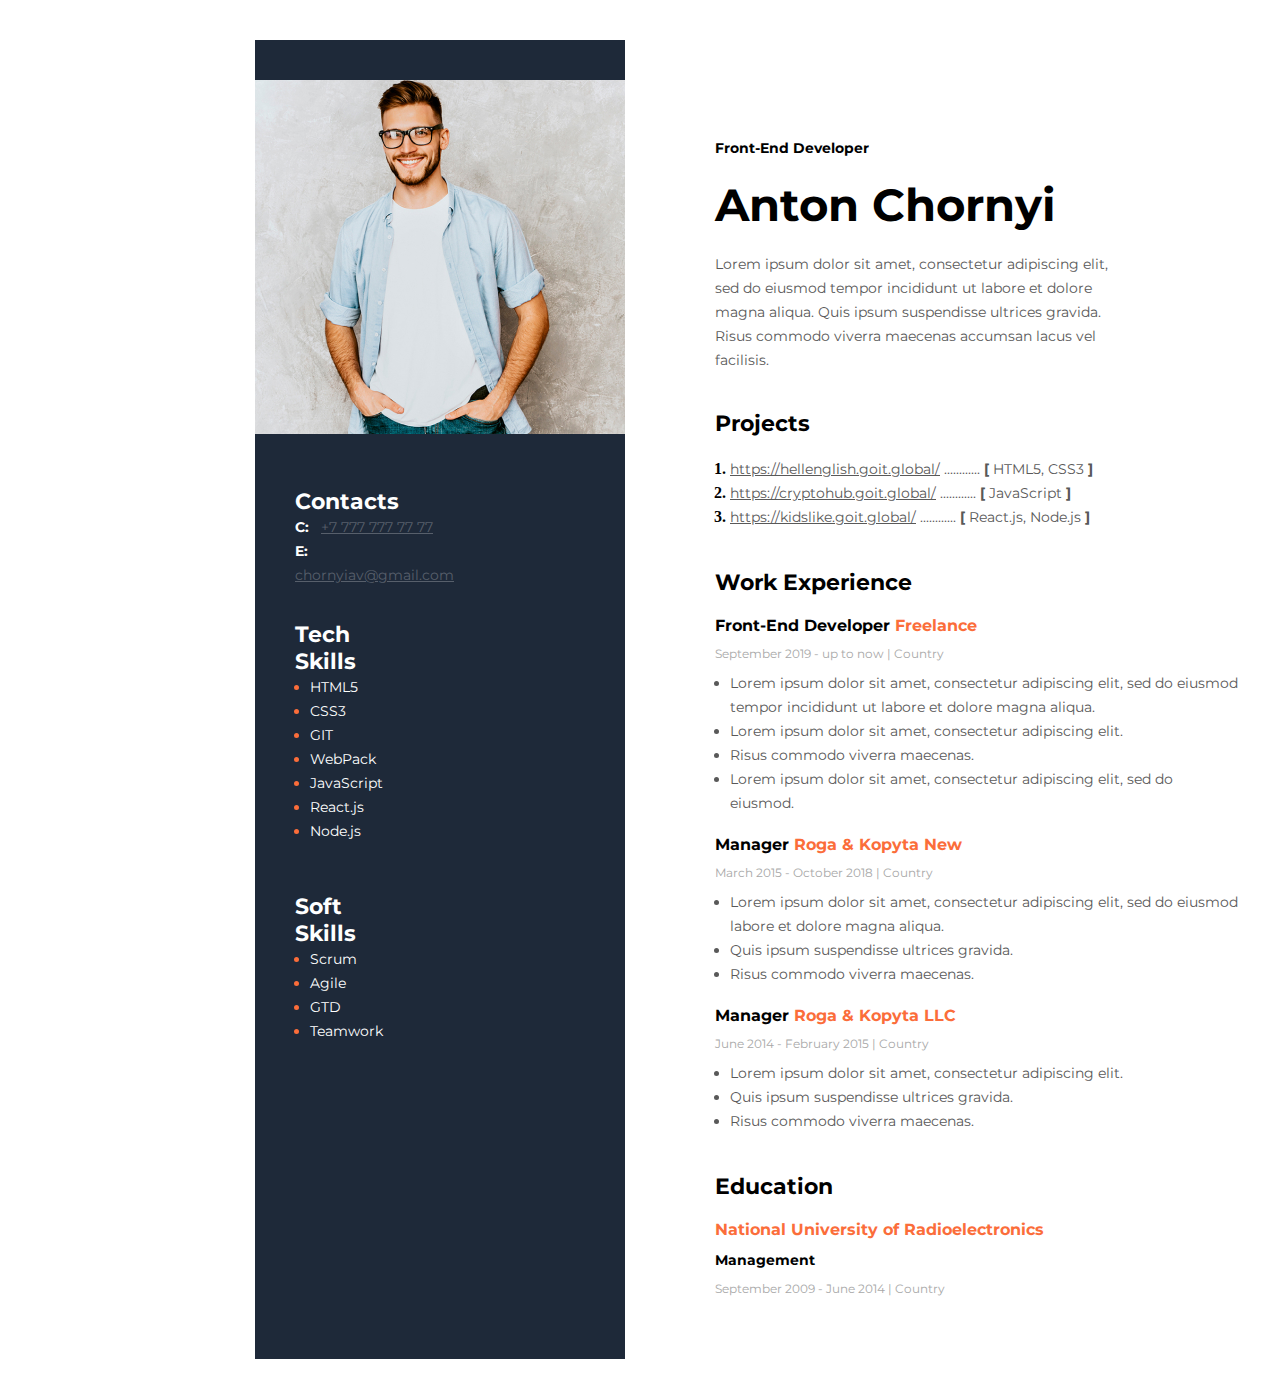
<file: index.html>
<!DOCTYPE html>
<html lang="en">
<head>
    <meta charset="UTF-8">
    <meta http-equiv="X-UA-Compatible" content="IE=edge">
    <meta name="viewport" content="width=device-width, initial-scale=1.0">
    <link rel="preconnect" href="https://fonts.gstatic.com">
    <link href="https://fonts.googleapis.com/css2?family=Montserrat:wght@400;700&display=swap" rel="stylesheet">    
    <link rel="stylesheet" href="css/style.css">
    <title>My resume</title>
</head>
<body>
    <!-- main container -->
    <div class="main-content">
        <div class="portfolio">
            <!-- about me section -->
            <div class="about-me-section line">
                <h2 class="about-me-section-position">Front-End Developer</h2>
                <h1 class="about-me-section-name">Anton Chornyi</h1>
                <p class="about-me-section-discribe">Lorem ipsum dolor sit amet, consectetur adipiscing elit, sed do eiusmod tempor incididunt ut labore et dolore magna aliqua. Quis ipsum suspendisse ultrices gravida. Risus commodo viverra maecenas accumsan lacus vel facilisis. </p>
            </div>
            <!-- my projects section -->
            <div class="my-project-section line">
                <h3 class="portfolio-title">Projects</h3>
                <ol class="my-project-section-list">
                    <li class="my-project-section-item">
                        <span class="my-project-text">
                            <a class="my-project-section-link" href="https://hellenglish.goit.global/">https://hellenglish.goit.global/</a>
                            ............
                            <span class="my-project-brackets">[</span> HTML5, CSS3 <span class="my-project-brackets">]</span>   
                        </span>
                    </li>
                    <li class="my-project-section-item">
                        <span class="my-project-text">
                            <a class="my-project-section-link" href="https://cryptohub.goit.global/">https://cryptohub.goit.global/</a>
                            ............
                            <span class="my-project-brackets">[</span> JavaScript <span class="my-project-brackets">]</span>   
                        </span>
                    </li>
                    <li class="my-project-section-item">
                        <span class="my-project-text">
                            <a class="my-project-section-link" href="https://kidslike.goit.global/">https://kidslike.goit.global/</a>
                            ............
                            <span class="my-project-brackets">[</span> React.js, Node.js <span class="my-project-brackets">]</span>   
                        </span>
                    </li>
                </ol>
            </div>
            <!-- work experience section -->
            <div class="work-experience-section line">
                <h3 class="portfolio-title">Work Experience</h3>
                <!-- Company 1 -->
                <div class="work-company">
                    <h4 class="work-experience-title">Front-End Developer <span class="word-color">Freelance</span></h4>
                    <p  class="work-experience-date">September 2019 - up to now   |   Country</p>
                    <ul class="work-experience-list">
                        <li class="work-experience-item">Lorem ipsum dolor sit amet, consectetur adipiscing elit, sed do eiusmod tempor incididunt ut labore et dolore magna aliqua. </li>
                        <li class="work-experience-item">Lorem ipsum dolor sit amet, consectetur adipiscing elit.</li>
                        <li class="work-experience-item">Risus commodo viverra maecenas. </li>
                        <li class="work-experience-item">Lorem ipsum dolor sit amet, consectetur adipiscing elit, sed do eiusmod.</li>
                    </ul>
                </div>
                <!-- Company 2 -->
                <div class="work-company">
                    <h4 class="work-experience-title">Manager <span class="word-color">Roga & Kopyta New</span> </h4>
                    <p class="work-experience-date">March 2015 - October 2018   |   Country</p>
                    <ul class="work-experience-list">
                        <li class="work-experience-item">Lorem ipsum dolor sit amet, consectetur adipiscing elit, sed do eiusmod labore et dolore magna aliqua. </li>
                        <li class="work-experience-item">Quis ipsum suspendisse ultrices gravida.</li>
                        <li class="work-experience-item">Risus commodo viverra maecenas.</li>
                    </ul>
                </div>
                <!-- Company 3 -->
                <div class="work-company-third">
                    <h4 class="work-experience-title">Manager <span class="word-color">Roga & Kopyta LLC</span> </h4>
                    <p  class="work-experience-date">June 2014 - February 2015   |   Country</p>
                    <ul class="work-experience-list">
                        <li class="work-experience-item">Lorem ipsum dolor sit amet, consectetur adipiscing elit. </li>
                        <li class="work-experience-item">Quis ipsum suspendisse ultrices gravida.</li>
                        <li class="work-experience-item">Risus commodo viverra maecenas. </li>
                    </ul>
                </div>
            </div>
            <!-- my education section -->
            <div>
                <h3 class="portfolio-title">Education</h3>
                <h4 class="my-education-university">National University of Radioelectronics</h4>
                <h5 class="my-education-faculty">Management</h5>
                <p class="work-experience-date">September 2009 - June 2014   |   Country</p>
            </div>
        </div>
        <!-- Sidebar section -->
        <aside class="sidebar">
            <img src="img/photo.jpg" alt="My photo">
            <!-- Contacts section -->
            <div class="contacts-section">
                <h3 class="sidebar-title">Contacts</h3>
                <div>
                    <div>
                        <span class="contacts-section-type">C:</span>
                        <a class="contacts-section-link" href="tel:+77777777777">+7 777 777 77 77</a>
                    </div>
                    <div>
                        <span class="contacts-section-type">E:</span>
                        <a class="contacts-section-link" href="mailto:chornyiav@gmail.com">chornyiav@gmail.com</a>
                    </div>
                </div>
            </div>
            <!-- Tech section -->
            <div class="tech-section">
                <h3 class="sidebar-title">Tech Skills</h3>
                <ul class="tech-section-list">
                    <li class="tech-section-item"><span class="tech-section-text">HTML5</span></li>
                    <li class="tech-section-item"><span class="tech-section-text">CSS3</span></li>
                    <li class="tech-section-item"><span class="tech-section-text">GIT</span></li>
                    <li class="tech-section-item"><span class="tech-section-text">WebPack</span></li>
                    <li class="tech-section-item"><span class="tech-section-text">JavaScript</span></li>
                    <li class="tech-section-item"><span class="tech-section-text">React.js</span></li>
                    <li class="tech-section-item"><span class="tech-section-text">Node.js</span></li>
                </ul>
            </div>
            <!-- Soft skills section -->
            <div class="soft-skills-section">
                <h3 class="sidebar-title">Soft Skills</h3>
                <ul class="soft-skills-list">
                    <li class="soft-skills-item"><span class="soft-skills-text">Scrum</span></li>
                    <li class="soft-skills-item"><span class="soft-skills-text">Agile</span></li>
                    <li class="soft-skills-item"><span class="soft-skills-text">GTD</span></li>
                    <li class="soft-skills-item"><span class="soft-skills-text">Teamwork</span></li>
                </ul>
            </div>
        </aside>
    </div>
    </body>
    </html>
</file>
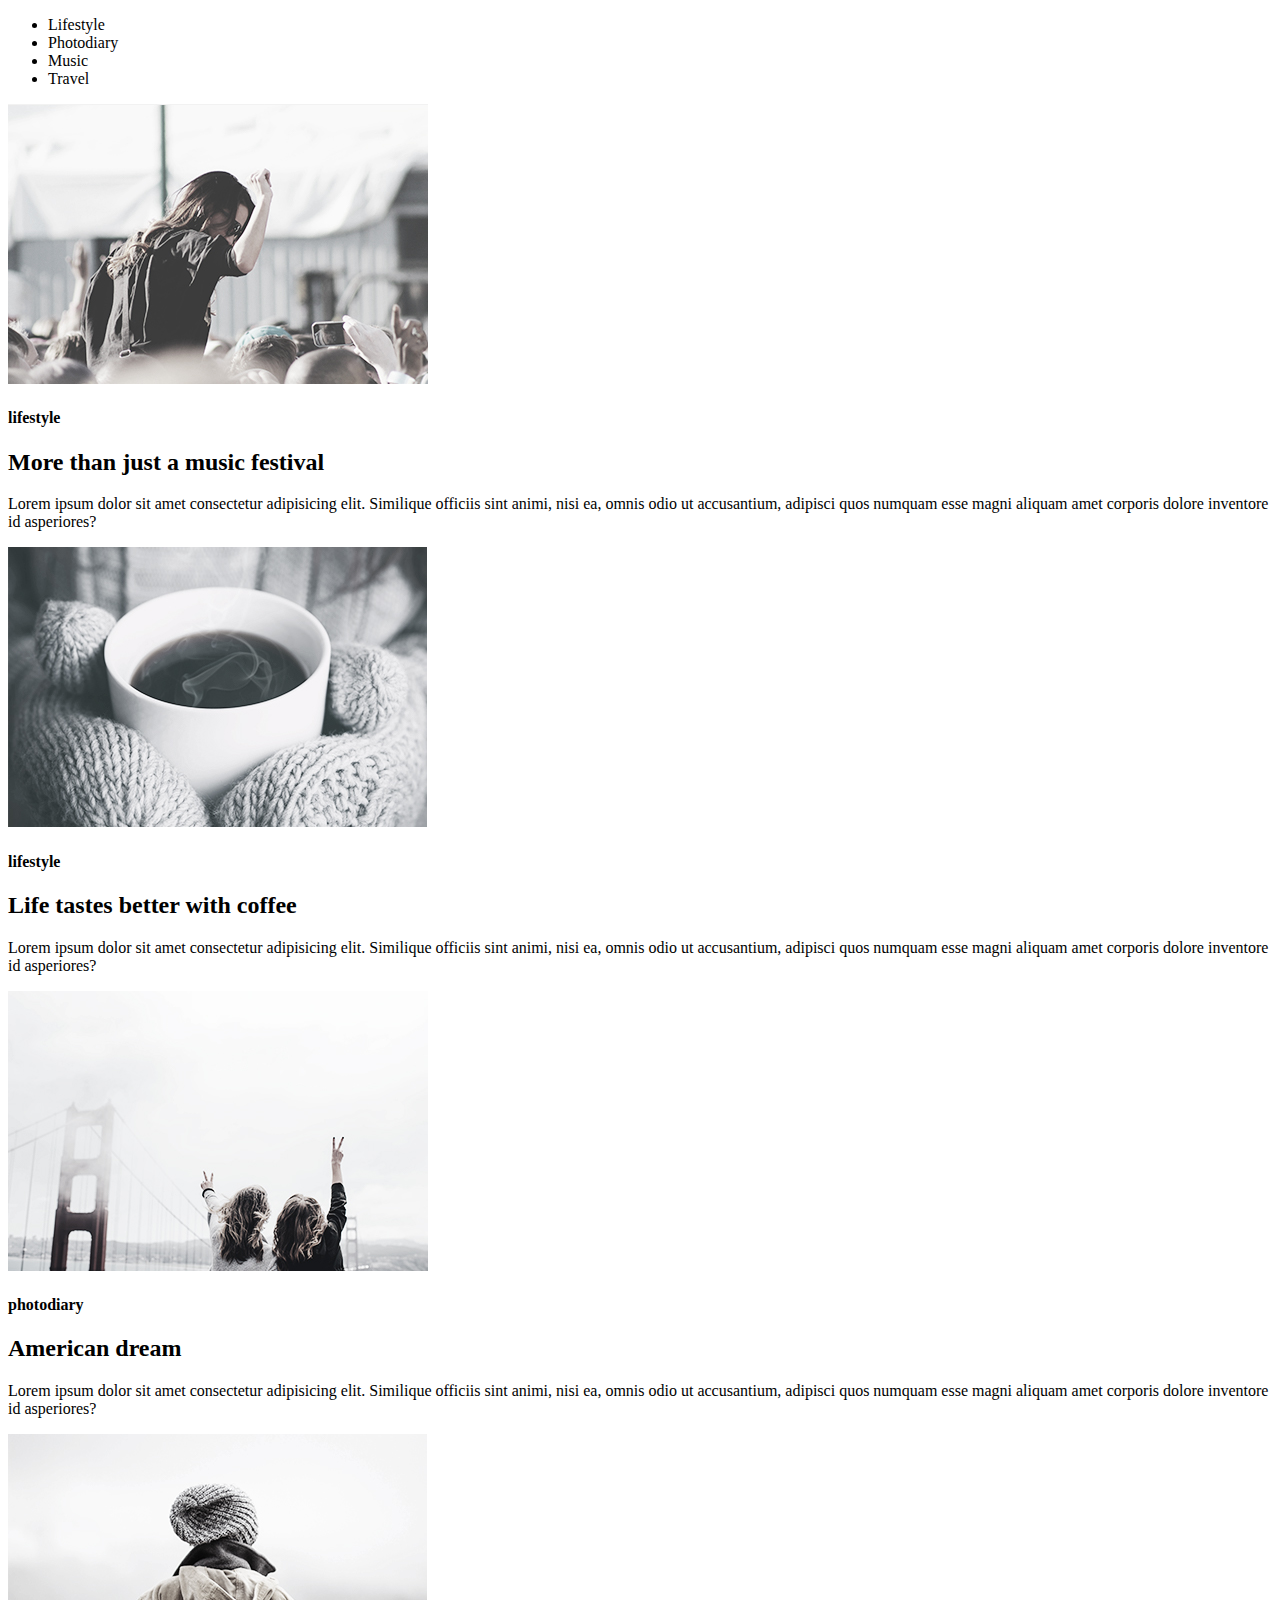
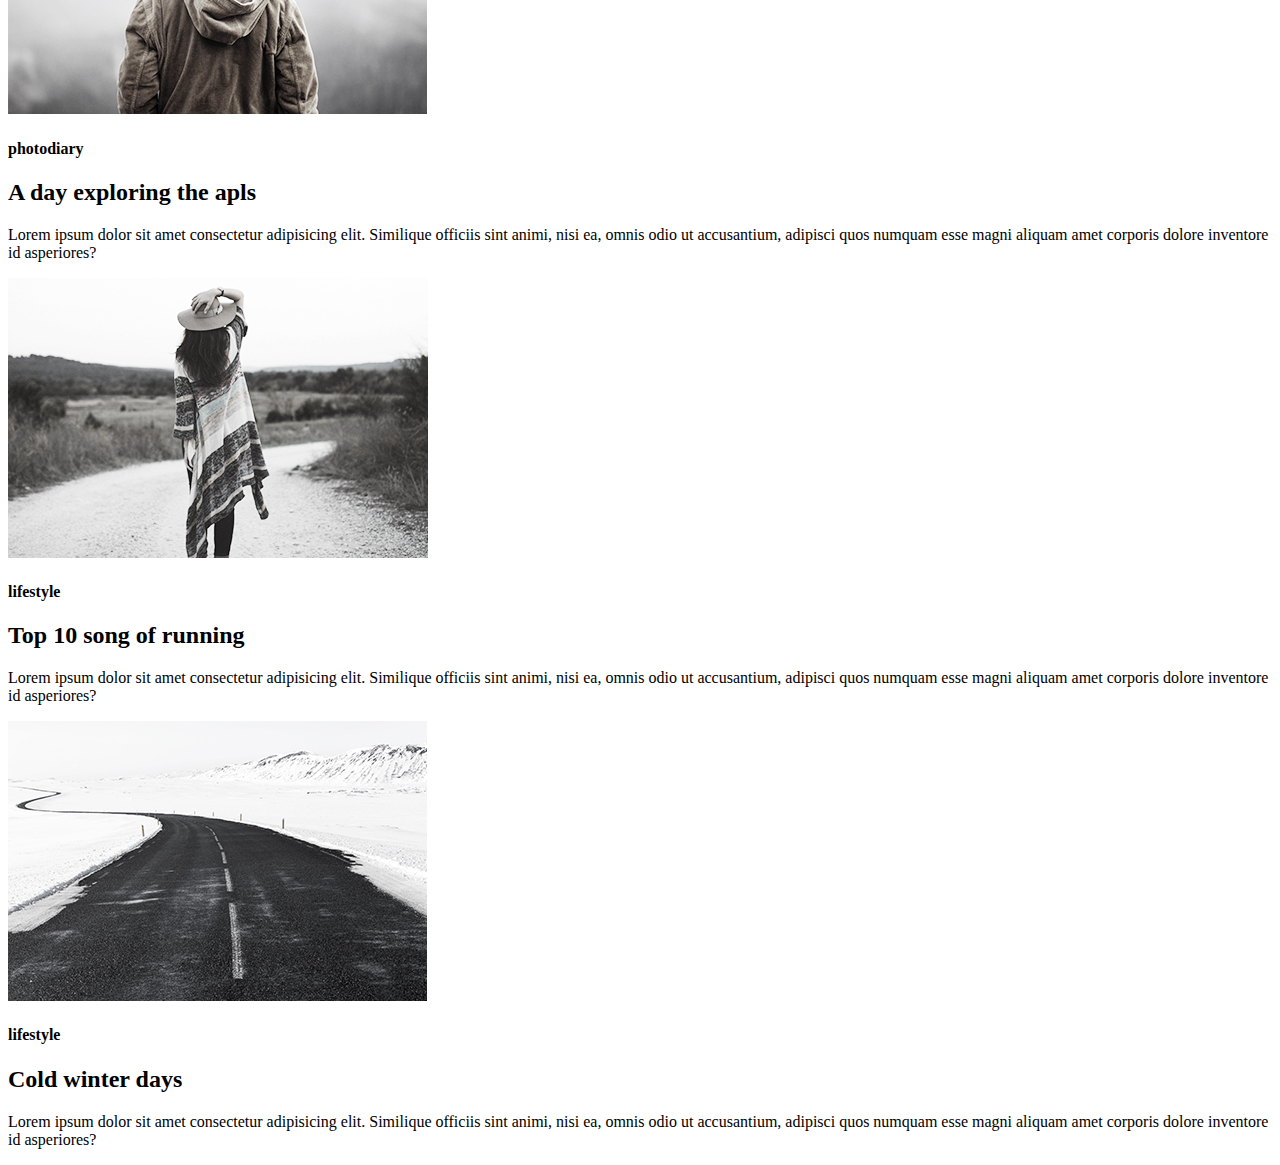
<file: homework03.html>
<!DOCTYPE html>
<html lang="zxx">
<head>
    <meta charset="UTF-8">
    <meta http-equiv="X-UA-Compatible" content="IE=edge">
    <meta name="viewport" content="width=device-width, initial-scale=1.0">
    <title>homework03</title>
    <link href="https://fonts.googleapis.com/css2?family=Playfair+Display&display=swap" rel="stylesheet">
    <link href="css/styles.css" rel="stylesheet">
</head>
<body class="body">
    <div class="main">
        <ul class="check">
            <li class="list">Lifestyle</li>
            <li>Photodiary</li>
            <li>Music</li>
            <li>Travel</li>
        </ul>
        <div class="content">
            <div class="page">
                <img src="img/image.jpg" alt="lifestyle">
                <h4>lifestyle</h4>
                <h2>More than just a music festival</h2>
                <p>
                    Lorem ipsum dolor sit amet consectetur adipisicing elit. Similique officiis sint animi, nisi ea, omnis odio ut accusantium, adipisci quos numquam esse magni aliquam amet corporis dolore inventore id asperiores?
                </p>
            </div> 
            <div class="page">
                <img src="img/image4.jpg" alt="lifestyle">
                <h4>lifestyle</h4>
                <h2>Life tastes better with coffee</h2>
                <p>
                  Lorem ipsum dolor sit amet consectetur adipisicing elit. Similique officiis sint animi, nisi ea, omnis odio ut accusantium, adipisci quos numquam esse magni aliquam amet corporis dolore inventore id asperiores?
                </p>
            </div>
            <div class="page">
                <img src="img/image23.jpg" alt="photodiary">
                <h4>photodiary</h4>
                <h2>American dream</h2>
                <p>
                Lorem ipsum dolor sit amet consectetur adipisicing elit. Similique officiis sint animi, nisi ea, omnis odio ut accusantium, adipisci quos numquam esse magni aliquam amet corporis dolore inventore id asperiores?
                </p>
            </div>
            <div class="page">
                <img src="img/image8.jpg" alt="photodiary">
                <h4>photodiary</h4>
                <h2>A day exploring the apls</h2>
                <p>
                    Lorem ipsum dolor sit amet consectetur adipisicing elit. Similique officiis sint animi, nisi ea, omnis odio ut accusantium, adipisci quos numquam esse magni aliquam amet corporis dolore inventore id asperiores?
                </p>
            </div>
            <div class="page">
                <img src="img/image9.jpg" alt="lifestyle">
                <h4>lifestyle</h4>
                <h2>Top 10 song of running</h2>
                <p>
                    Lorem ipsum dolor sit amet consectetur adipisicing elit. Similique officiis sint animi, nisi ea, omnis odio ut accusantium, adipisci quos numquam esse magni aliquam amet corporis dolore inventore id asperiores?
                </p>
            </div>
            <div class="page">
                <img src="img/image0.jpg" alt="lifestyle">
                <h4>lifestyle</h4>
                <h2>Cold winter days</h2>
                <p>
                    Lorem ipsum dolor sit amet consectetur adipisicing elit. Similique officiis sint animi, nisi ea, omnis odio ut accusantium, adipisci quos numquam esse magni aliquam amet corporis dolore inventore id asperiores?
                </p>
            </div>
        </div> 
    </div>
</body>
</html>
</file>
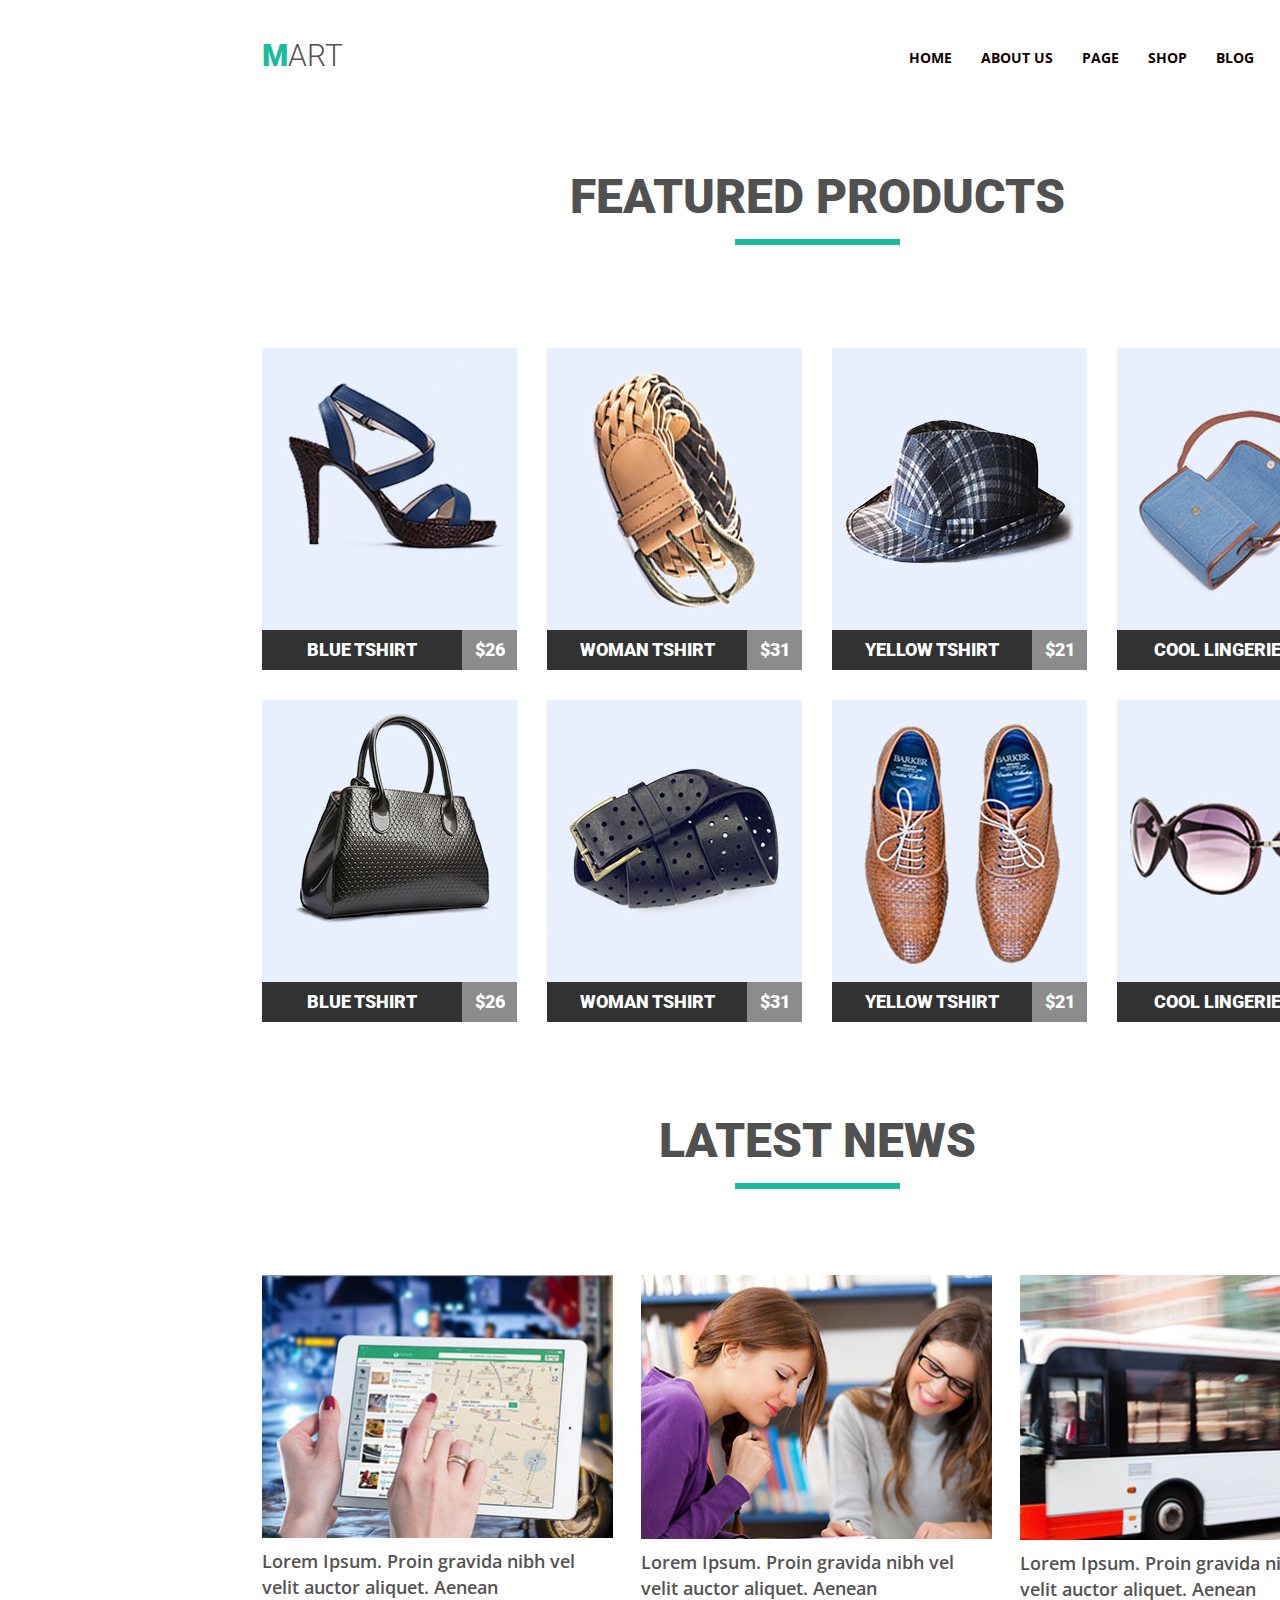
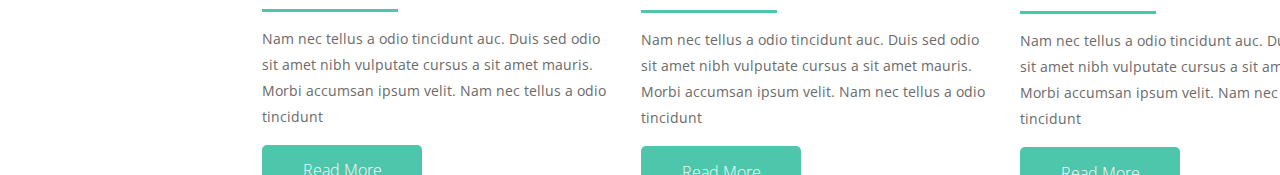
<file: homework04.html>
<!DOCTYPE html>
<html lang="en">
<head>
    <meta charset="UTF-8">
    <meta http-equiv="X-UA-Compatible" content="IE=edge">
    <meta name="viewport" content="width=device-width, initial-scale=1.0">
    <title>Homework04</title>
    <link rel="preconnect" href="https://fonts.gstatic.com">
    <link href="https://fonts.googleapis.com/css2?family=Open+Sans:wght@400;600;700&family=Roboto:wght@300;900&display=swap" rel="stylesheet">
    <link rel="stylesheet" href="css/reset.css">
    <link rel="stylesheet" href="css/style04.css">
</head>
<body>
    <div class="wrapper">
        <div class="header clearfix">
            <div class="logo">
                <a class="logo-link" href="#">mart</a>
            </div>
            <nav class="menu">
                    <a class="menu-link" href="#">home</a>
                    <a class="menu-link" href="#">about us</a>
                    <a class="menu-link" href="#">page</a>
                    <a class="menu-link" href="#">shop</a>
                    <a class="menu-link" href="#">blog</a>
                    <a class="menu-link" href="#">contact us</a>
            </nav>
        </div>
        <div class="headline">
            <h2>featured products</h2>
        </div>
        <div class="gallery clearfix">
            <ul class="list">
                <li class="product"><img class="img" src="img/product1.jpg" alt="tshirt">
                    <div class="name-whear">
                        <p>blue tshirt</p>
                    </div>
                    <div class="price">
                        <p>26</p>
                    </div></li>
                <li class="product"> <img class="img" src="img/product2.jpg" alt="tshirt">
                    <div class="name-whear">
                        <p>woman tshirt</p>
                    </div>
                    <div class="price">
                        <p>31</p>
                    </div></li>
                <li class="product"> <img class="img" src="img/product3.jpg" alt="tshirt">
                    <div class="name-whear">
                        <p>yellow tshirt</p>
                    </div>
                    <div class="price">
                        <p>21</p>
                    </div></li>
                <li class="product"> <img class="img" src="img/product4.jpg" alt="lingerie">
                    <div class="name-whear">
                        <p>cool lingerie</p>
                    </div>
                    <div class="price">
                        <p>56</p>
                    </div></li>
                <li class="product"> <img class="img" src="img/product5.jpg" alt="tshirt">
                    <div class="name-whear">
                        <p>blue tshirt</p>
                    </div>
                    <div class="price">
                        <p>26</p>
                    </div></li>
                <li class="product"><img class="img" src="img/product6.jpg" alt="tshirt">
                    <div class="name-whear">
                        <p>woman tshirt</p>
                    </div>
                    <div class="price">
                        <p>31</p>
                    </div></li>
                <li class="product"><img class="img" src="img/product7.jpg" alt="tshirt">
                    <div class="name-whear">
                        <p>yellow tshirt</p>
                    </div>
                    <div class="price">
                        <p>21</p>
                    </div></li>
                <li class="product"> <img class="img" src="img/product8.jpg" alt="lingerie">
                    <div class="name-whear">
                        <p>cool lingerie</p>
                    </div>
                    <div class="price">
                        <p>56</p>
                    </div></li>
            </ul>
        </div>
        <div class="news">
            <h2>
                latest news
            </h2>
        </div>
        <div class="blog">
            <div class="blog-inner">
                <img class="pic" src="img/blog1.jpg" alt="blog">
                <h3>Lorem Ipsum. Proin gravida nibh vel velit auctor aliquet. Aenean </h3>
                <p>Nam nec tellus a odio tincidunt auc. Duis sed odio sit amet nibh vulputate cursus a sit amet mauris. Morbi accumsan ipsum velit. Nam nec tellus a odio tincidunt </p>
                <button class="button">Read More</button>
            </div>
            <div class="blog-inner">
                <img class="pic" src="img/blog2.jpg" alt="blog">
                <h3>Lorem Ipsum. Proin gravida nibh vel velit auctor aliquet. Aenean </h3>
                <p>Nam nec tellus a odio tincidunt auc. Duis sed odio sit amet nibh vulputate cursus a sit amet mauris. Morbi accumsan ipsum velit. Nam nec tellus a odio tincidunt </p>
                <button class="button">Read More</button>
            </div>
            <div class="blog-inner">
                <img class="pic" src="img/blog3.jpg" alt="blog">
                <h3>Lorem Ipsum. Proin gravida nibh vel velit auctor aliquet. Aenean </h3>
                <p>Nam nec tellus a odio tincidunt auc. Duis sed odio sit amet nibh vulputate cursus a sit amet mauris. Morbi accumsan ipsum velit. Nam nec tellus a odio tincidunt </p>
                <button class="button">Read More</button>
            </div>
        </div>
    </div>
</body>
</html>
</file>
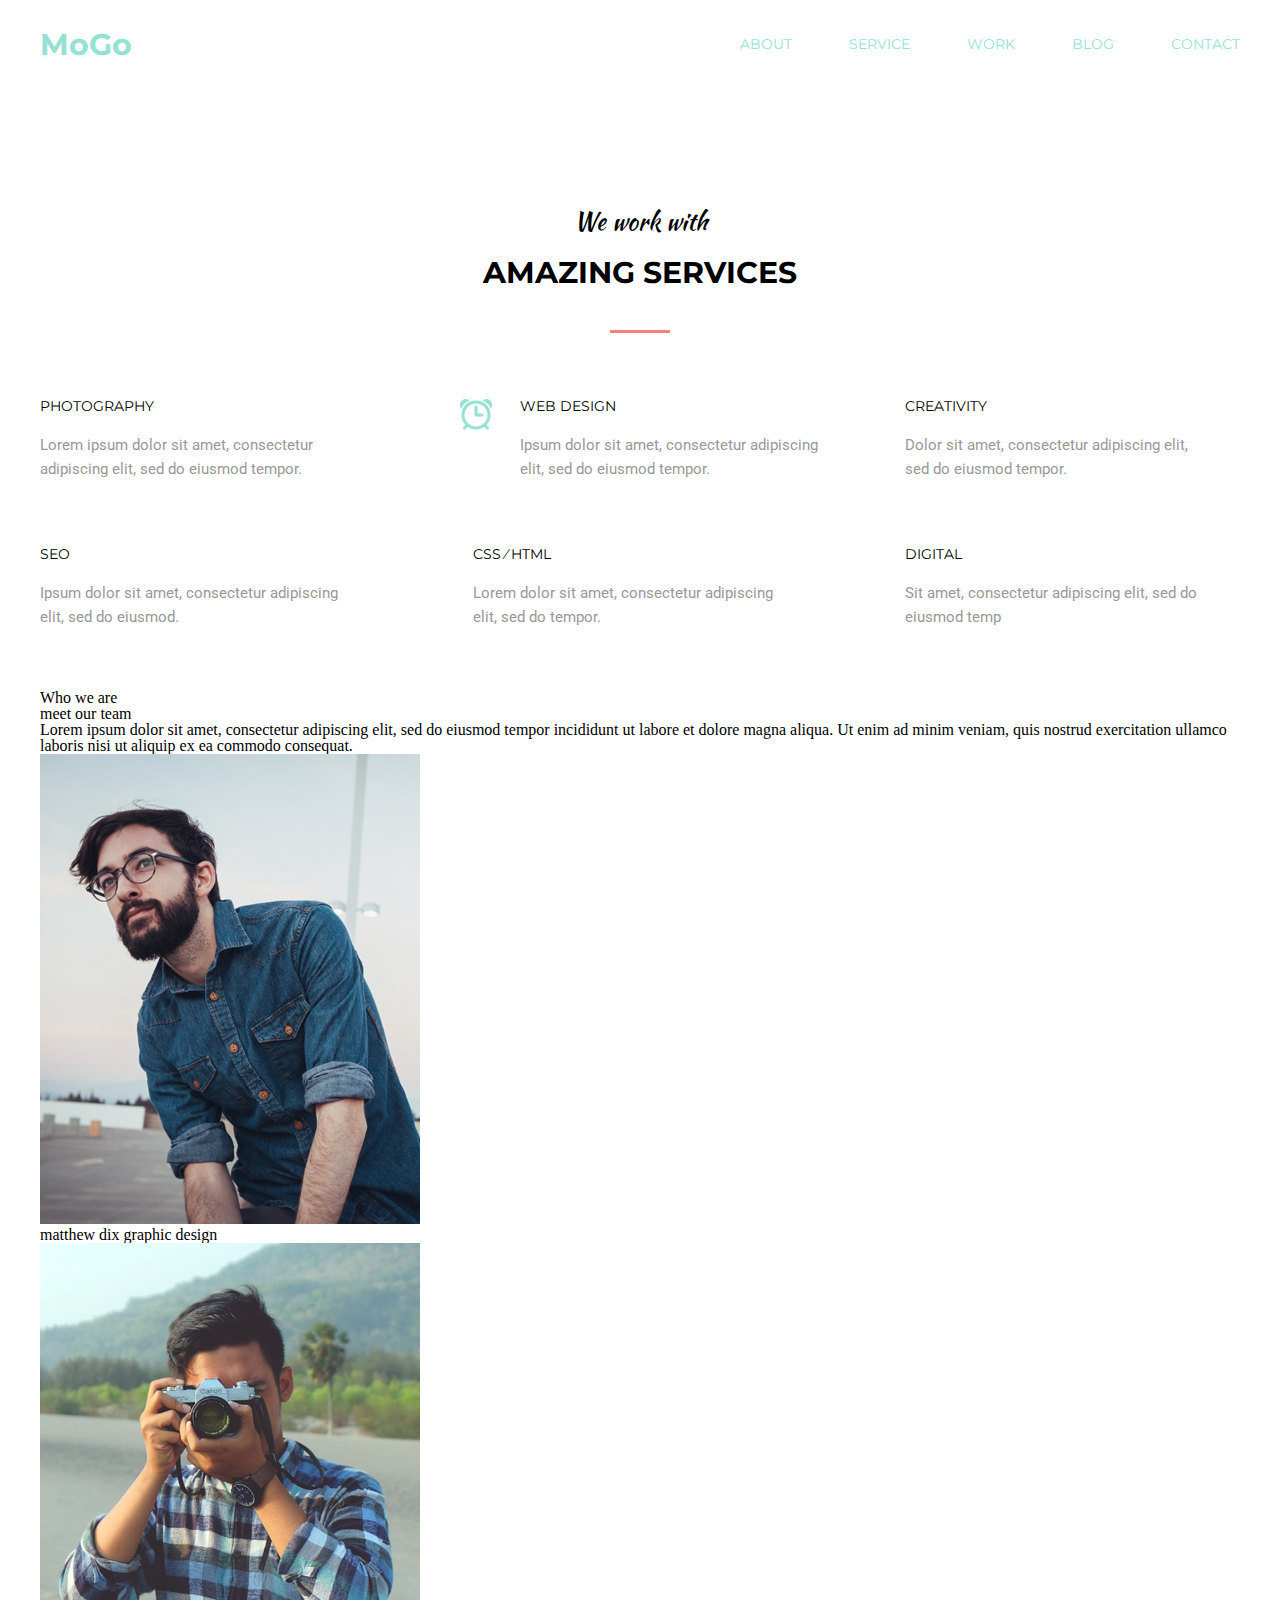
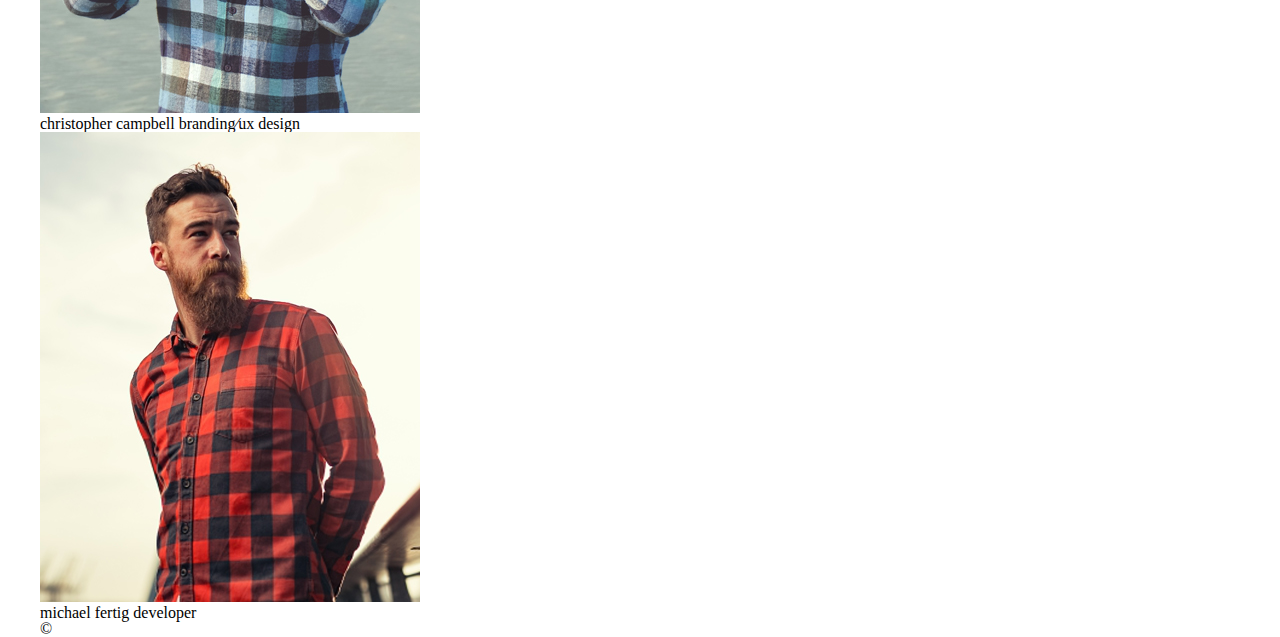
<file: homework06.html>
<!DOCTYPE html>
<html lang="en">
<head>
    <meta charset="UTF-8">
    <meta http-equiv="X-UA-Compatible" content="IE=edge">
    <meta name="viewport" content="width=device-width, initial-scale=1.0">
    <link rel="stylesheet" href="css/reset.css">
    <link rel="stylesheet" href="css/style06.css">
    <link rel="stylesheet" href="css/vars.css">
    <link rel="preconnect" href="https://fonts.gstatic.com">
    <link href="https://fonts.googleapis.com/css2?family=Kaushan+Script&family=Montserrat:wght@400;700&family=Roboto:ital,wght@1,300&display=swap" rel="stylesheet">
    <title>homework06</title>
</head>
<body>
    <div class="wrapper">
        <header class="navigation">
            <div class="logo"><a href="#" class="logo-link">mo<span class="word">g</span>o</a></div>
            <nav class="menu">
                <ul class="menu-list">
                    <li class="list-item"><a href="#" class="menu-link">about</a></li>
                    <li class="list-item"><a href="#" class="menu-link">service</a></li>
                    <li class="list-item"><a href="#" class="menu-link">work</a></li>
                    <li class="list-item"><a href="#" class="menu-link">blog</a></li>
                    <li class="list-item"><a href="#" class="menu-link">contact</a></li>
                </ul>
            </nav>
        </header>
        <main class="wrap">
            <article class="services">
                <header class="services-header">
                    <span class="services-capture"><span class="capture-word">w</span>e work with</span>
                    <h2 class="services-tittle">amazing services</h2>
                </header>
                <div class="container">
                    <section class="service">
                        <div class="box">
                            <h4 class="service-name photography">photography</h4>
                            <p class="service-text">Lorem ipsum dolor sit amet, consectetur adipiscing elit, sed do eiusmod tempor.</p>
                        </div>
                    </section>
                    <section class="service">
                        <div class="section-icon">
                            <img src="/img/ALARM.png" alt="ALARM">
                        </div>
                        <div class="box">
                            <h4 class="service-name">web design</h4>
                            <p class="service-text">Ipsum dolor sit amet, consectetur adipiscing elit, sed do eiusmod tempor.</p>
                        </div>
                    </section>
                    <section class="service">
                        <div class="box">
                            <h4 class="service-name">creativity</h4>
                            <p class="service-text">Dolor sit amet, consectetur adipiscing elit, sed do eiusmod tempor.</p>
                        </div>
                    </section>
                    <section class="service">
                    <div class="box">
                        <h4 class="service-name">seo</h4>
                        <p class="service-text">Ipsum dolor sit amet, consectetur adipiscing elit, sed do eiusmod.</p>
                    </div>
                </section>
                <section class="service">
                    <div class="box">
                        <h4 class="service-name">css &#8260; html</h4>
                        <p class="service-text">Lorem dolor sit amet, consectetur adipiscing elit, sed do tempor.</p>
                    </div>
                </section>
                <section class="service">
                    <div class="box">
                        <h4 class="service-name">digital</h4>
                        <p class="service-text">Sit amet, consectetur adipiscing elit, sed do eiusmod temp</p>
                </div>
                </section>
                </div>
            </article>
            <article class="team">
                <header class="team-header">
                    <span class="team-capture"><span class="capture-word">w</span>ho we are</span>
                    <h2 class="team-tittle">meet our team</h2>
                    <p class="team-text">Lorem ipsum dolor sit amet, consectetur adipiscing elit, sed do eiusmod tempor incididunt ut labore et dolore magna aliqua. Ut enim ad minim veniam, quis nostrud exercitation ullamco laboris nisi ut aliquip ex ea commodo consequat. </p>
                </header>
                <div class="team-gallery">
                    <ul class="gallery-list">
                        <li class="gallery-item">
                            <div class="team-card">
                                <div class="team-card-images">
                                    <img src="img/team-1.jpg" alt="team member" class="team-card-image"></div>
                                <span class="team-card-name">matthew dix</span>
                                <span class="team-card-pos">graphic design</span>
                                <div class="team-card-icons">
                                    <a class="team-card-icon"></a>
                                    <a class="team-card-icon"></a>
                                    <a class="team-card-icon"></a>
                                </div>
                            </div>
                        </li>
                        <li class="gallery-item">
                            <div class="team-card">
                                <div class="team-card-images">
                                    <img src="img/team-2.jpg" alt="team member" class="team-card-image"></div>
                                <span class="team-card-name">christopher campbell</span>
                                <span class="team-card-pos">branding&#8260;ux design</span>
                                <div class="team-card-icons">
                                    <a class="team-card-icon"></a>
                                    <a class="team-card-icon"></a>
                                    <a class="team-card-icon"></a>
                                </div>
                            </div>
                        </li>
                        <li class="gallery-item">
                            <div class="team-card">
                                <div class="team-card-images">
                                    <img src="img/team-3.jpg" alt="team member" class="team-card-image"></div>
                                <span class="team-card-name">michael fertig</span>
                                <span class="team-card-pos">developer</span>
                                <div class="team-card-icons">
                                    <a class="team-card-icon"></a>
                                    <a class="team-card-icon"></a>
                                    <a class="team-card-icon"></a>
                                </div>
                            </div>
                        </li>
                    </ul>
                </div>
            </article>
        </main>
        <footer class="end-page">
            <p class="copyright">&#169; </p>
        </footer>
    </div>

</body>
</html>
</file>
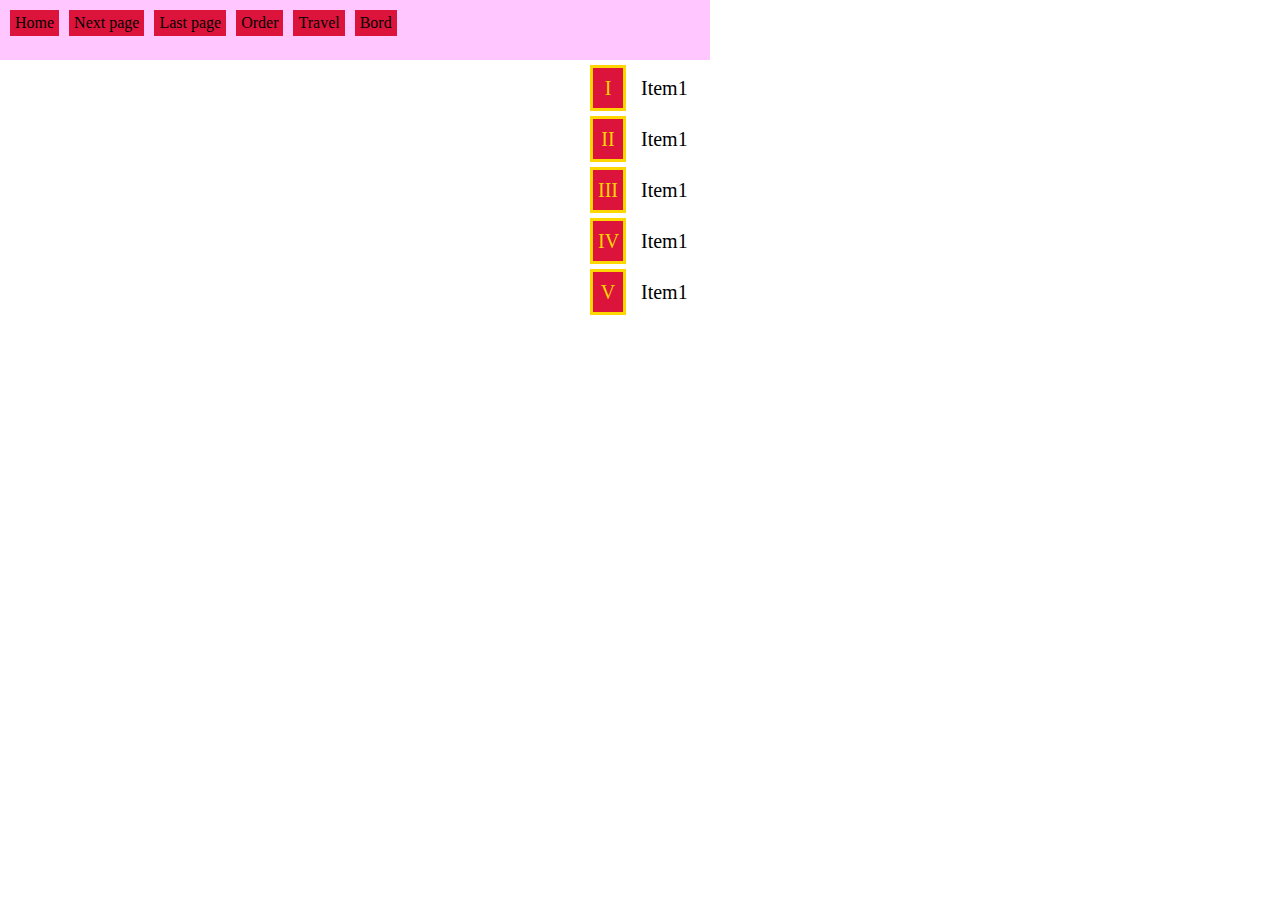
<file: index2.html>
<!DOCTYPE html>
<html lang="en">
<head>
    <meta charset="UTF-8">
    <meta http-equiv="X-UA-Compatible" content="IE=edge">
    <meta name="viewport" content="width=device-width, initial-scale=1.0">
    <link rel="stylesheet" href="css/reset.css">
    <link rel="stylesheet" href="css/style2.css">
    <title>Document</title>
</head>
<body>
    <div class="wrapper">
        <ul class="list clearfix">
            <li class="items">Home</li>
            <li class="items">Next page</li>
            <li class="items">Last page</li>
            <li class="items">Order</li>
            <li class="items">Travel</li>
            <li class="items">Bord</li>
        </ul>
        <ul class="item">
            <li>Item1</li>
            <li>Item1</li>
            <li>Item1</li>
            <li>Item1</li>
            <li>Item1</li>
        </ul>
    </div>
</body>
</html>
</file>
<file: css/style.css>
* {
    box-sizing: border-box;
    padding: 0;
    margin: 0;
}
/* All main content style */
.main-content {
    width: 1200px;
    height: 1319px;
    display: flex;
    flex-direction: row-reverse;
    margin: 40px;
}
/* All sidebar style */
.sidebar {
    width: 370px;
    background-color: #1E2939;
    padding-top: 40px;
}
/* Section blocks style */
.contacts-section,
.tech-section,
.soft-skills-section {
    margin: 50px 0 0 40px;
}
/* Style contacts section */
.contacts-section {
    width: 183px;
    height: 83px;   
}
.sidebar-title {
    font-family: Montserrat;
    font-style: normal;
    font-weight: bold;
    font-size: 22px;
    line-height: 27px;
    color: #fff
}
.contacts-section-type {
    font-family: Montserrat;
    font-style: normal;
    font-weight: bold;
    font-size: 14px;
    line-height: 24px;
    color: #fff;
    margin-right: 8px;
}
.contacts-section-link {
    font-family: Montserrat;
    font-style: normal;
    font-weight: normal;
    font-size: 14px;
    line-height: 24px;
    color: #575F6B;
}
/* Tech section style */
.tech-section {
    width: 121px;
}
.tech-section-list {
    margin-left: 15px;
}
.tech-section-item {
    color: #FB6D3A;
}
.tech-section-text {
    font-family: Montserrat;
    font-style: normal;
    font-weight: normal;
    font-size: 14px;
    line-height: 24px;
    color: #fff;
}
/* Soft skills section style */
.soft-skills-section {
    width: 113px;
}
.soft-skills-list {
    margin-left: 15px;
}
.soft-skills-item {
    color: #FB6D3A;
}
.soft-skills-text {
    font-family: Montserrat;
    font-style: normal;
    font-weight: normal;
    font-size: 14px;
    line-height: 24px;
    color: #fff;
}
.portfolio {
    margin: 100px 0 100px 90px;
}
.line {
    margin-bottom: 40px;
}
/* About me section style */
.about-me-section {
    width: 400px;
    height: 230px;
}
.about-me-section-position {
    font-family: Montserrat;
    font-style: normal;
    font-weight: bold;
    font-size: 14px;
    line-height: 17px;
    color: #000000;
    margin-bottom: 20px;
}
.about-me-section-name {
    font-family: Montserrat;
    font-style: normal;
    font-weight: bold;
    font-size: 45px;
    line-height: 55px;
    color: #000000;
    margin-bottom: 20px;
}
.about-me-section-discribe {
    font-family: Montserrat;
    font-style: normal;
    font-weight: normal;
    font-size: 14px;
    line-height: 24px;
    color: #595959;
    margin-bottom: 20px;
}
.portfolio-title {
    font-family: Montserrat;
    font-style: normal;
    font-weight: bold;
    font-size: 22px;
    line-height: 27px;
    margin-bottom: 20px;
}

/* My Projecct section */

.my-project-section-list {
    margin-left: 15px;
    margin-top: 10px;
}
.my-project-section-item {
    font-weight: bold;
    color: black;
}
.my-project-text {
    font-family: Montserrat;
    font-style: normal;
    font-weight: normal;
    font-size: 14px;
    line-height: 24px;
    color: #595959;
}
.my-project-section-link {
    font-family: Montserrat;
    font-style: normal;
    font-weight: normal;
    font-size: 14px;
    line-height: 24px;
    color: #595959;
}
.my-project-brackets {
    font-weight: bold;
}

/* Work experience section */

.work-experience-title {
    font-family: Montserrat;
    font-style: normal;
    font-weight: bold;
    font-size: 16px;
    line-height: 20px; 
    color: #000000;
    margin-bottom: 10px;
}
.word-color {
    color: #FB6D3A;
}
.work-experience-date {
    font-family: Montserrat;
    font-style: normal;
    font-weight: normal;
    font-size: 12px;
    line-height: 15px;
    color: #A8A8A8;
    margin-bottom: 10px;
}
.work-experience-list {
    margin-left: 15px;
    margin-bottom: 10px;
}
.work-experience-item {
    font-family: Montserrat;
    font-style: normal;
    font-weight: normal;
    font-size: 14px;
    line-height: 24px;
    color: #595959;
}
.work-company {
    width: 525px;
    margin-bottom: 20px;
}
.work-company-third {
    width: 525px;
    margin-bottom: 40px;
}

/* My education */

.my-education-university {
    font-family: Montserrat;
    font-style: normal;
    font-weight: bold;
    font-size: 16px;
    line-height: 20px;
    color: #FB6D3A;
    margin-bottom: 12px;
}
.my-education-faculty {
    font-family: Montserrat;
    font-style: normal;
    font-weight: bold;
    font-size: 14px;
    line-height: 17px;
    color: #000000;
    margin-bottom: 12px;
}
</file>
<file: css/styles.css>
/* {
    box-sizing: border-box;
    padding: 0;
    margin: 0;
}
.body {
    margin-top: 20px;
}
.main {
    margin: auto;
    max-width: none;
    font-family: "Playfair Display";
}
.check {
    font-size: 13px;
    text-align: center;
    width: 600px;
    margin: auto;
    text-transform: uppercase;
}
.check li {
    display: inline-block;
    margin-left: 100px;
}
.check li.list {
    margin-left: auto;
    color: rgb(50, 190, 255);
}
.content {
    padding-top: 50px;
    padding-left: 50px; 
    font-size: 13px;
    width: 960px;
    margin: auto;
}
.page {
    padding: 20px;
    display: inline-block;
    width: 420px;
    margin: auto;
}
.page img {
    width: 100%;
}
.content h4 {
    color: rgb(185, 162, 102);
    font-weight: lighter;
    font-size: 11px;
    text-transform: uppercase;
    margin-top: 30px;
}
.content h2 {
    color: rgb(131, 129, 129);
    font-weight: inherit;
    font-size: 25px;
    margin-top: 25px;
    margin-bottom: 25px;
}*/
/*.box {
    width: 100%;
    height: 100vh;
    background-image: linear-gradient(rgba(0, 255, 21, 0.3), rgba(0, 255, 21, 0.3)), url(https://images.pexels.com/photos/5187131/pexels-photo-5187131.jpeg?auto=compress&cs=tinysrgb&dpr=2&h=650&w=940);
    background-size: cover;
    background-position: center;
}*/
/* .box {
    width: 400px;
    height: 400px;
    position: relative;
    margin-left: auto;
    margin-right: auto;
    background-color: #424242;
}
.element {
    width: 100px;
    height: 100px;
    position: absolute;
}
.box-one {
    background-color: #00ff00;
}
.box-two {
    background-color: #f00;
    left: 50%;
    transform: translate(-50%)
}
.box-three {
    background-color: blueviolet;
    right: 0;
    top: 0;
}
.box-four {
    background-color: cornsilk;
    top: 50%;
    transform: translate(0, -50%);
}
.box-five {
    background-color: darkgoldenrod;
    top: 50%;
    left: 50%;
    transform: translate(-50%, -50%);
}
.box-six {
    background-color: darkgreen;
    right: 0;
    top: 50%;
    transform: translate(0, -50%);
}
.box-seven {
    background-color: darkmagenta;
    bottom: 0;
}
.box-eight {
    background-color: darkred;
    bottom: 0;
    left: 50%;
    transform: translate(-50%);
}
.box-nine {
    background-color: darkseagreen;
    right: 0;
    bottom: 0;
} */
/* .sub-menu {
    display: none;
    position: absolute;
    top: 100%;
    left: 0;
}
.menu-item:hover > .sub-menu {
    display: block;
    background-color: #f0e68c;
    border-radius: 10px;
}
.navigation {
    padding-top: 30px;
    margin-left: auto;
    margin-right: auto;
    width: 1200px;
    height: 100vh;
}
.menu {
    text-align: center;
}
.menu-item {
    position: relative;
    width: 150px;
    height: 30px;
    display: inline-block;
    border-radius: 10px;
    margin-right: 20px;
    padding: 15px 10px;
    background-color: #f0e68c;
}
.sub-menu-item {
    display: inline-block;
    width: 150px;
    margin-bottom: 20px;
    border-radius: 10px;
    padding: 15px;
    text-align: center;
}
.menu-item a,
.sub-menu-item a {
    display: inline-block;
    font-size: 25px;
    line-height: 30px;
    text-transform: uppercase;
    text-decoration: none;
    font-weight: 700;
    color: #66cdaa;
}
.menu-item:hover,
.sub-menu-item:hover {
    background-color: #4682b4;
} */
/* .gallery {
    width: 1000px;
    min-height: 800px;
    margin: auto;
}
.gallery-list{
    width: 100%;
    min-height: 650px;
    display: flex;
    flex-direction: row;
    flex-wrap: wrap;
    justify-content: space-evenly;
    align-content: space-around;

}
.gallery-items {
    display: inline-block;
}
.gallery-img {
    width: 100%;
}
*/
/* .card {
    width: 350px;
    margin: auto;
    padding: 15px;
    text-align: center;
}
body {
    padding-top: 20px;
}
.card-image {
    width: 100%;
}
.user-name {
    font-size: 25px;
    margin-top: 20px;
    line-height: 20px;
    text-transform: capitalize;
    font-weight: 600;
}
.card-text {
    margin-top: 20px;
    font-size: 18px;
    margin-bottom: 20px;
    line-height: 20px;
}
.button {
    width: 100px;
    height: 50px;
    border: 0;
    padding: 15px 30px;
    border-radius: 5px;
    background-color: #ff8c00;
    font-size: 20px;
    text-transform: uppercase;
    font-weight: 500;
}
.card:hover {
    box-shadow: 10px 10px 10px #ff8c00;
}
.card-image:hover {
    transform: rotateZ(5deg);
 transition-property: transform;
 transition-duration: 0.2s;
 transition-timing-function: cubic-bezier(.17,.67,.83,.67);
}
.user-name:hover {
    transform: scale(1.15, 1.15);
    color: #ff8c00;
    transition-property: transform, color;
    transition-duration: 0.2s, 0.3s;
    transition-timing-function: cubic-bezier(.17,.67,.83,.67);
}
.button:hover {
    width: 90%;
    background-color: aquamarine;
    transition-property: width, background-color;
    transition-duration: 0.2s;
    transition-timing-function: cubic-bezier(.17,.67,.83,.67);
} */
</file>
<file: css/style04.css>
body {
    width: 1647px;
}
.wrapper {
    width: 1110px;
    padding-left: 262px;
    padding-top: 40px;
    padding-right: 275px;
}
.clearfix:after {
    content: "."; 
    display: block; 
    height: 0; 
    clear: both; 
    visibility: hidden;
}
.logo {
    display: inline-block;
    vertical-align: middle;
    margin-right: -4px;
    width: 190px;
    height: 42px;
}
.logo-link {
    display: inline-block;
    font-family: 'Roboto', sans-serif;
    font-weight: 300;
    font-size: 30px;
    line-height: 32px;
    text-transform: uppercase;
    text-decoration: none;
    color: #555252;
}
.logo-link::first-letter {
    font-weight: 900;
    color: #1abc9c;
}
.menu {
    display: inline-block;
    vertical-align: middle;
    width: calc(100% - 190px);
    height: 23px;
    text-align: right;
}
.menu-link {
    display: inline-block;
    font-family: 'Open Sans', sans-serif;
    margin-left: 25px;
    font-size: 14px;
    font-weight: bold;
    text-decoration: none;
    line-height: 11px;
    text-transform: uppercase;
    color: #0f0101;
}
.menu-link:nth-child(1) {
    margin-left: 0;
}
.menu-link:hover {
    color: #1abc9c;
}
.headline {
    width: 100%;
    height: 83px;
    margin-top: 99px;
    margin-bottom: 84px;
    font-family: 'Roboto', sans-serif;
    text-align: center;
    font-size: 48px;
    line-height: 32px;
    text-transform: uppercase;
    color: #515151;
    font-weight: 900;
}
.headline::after {
    display: inline-block;
    width: 165px;
    content:'';
    border-bottom: solid 6px #1abc9c;
}
.product {
    float: left;
    width: 255px;
    height: 322px;
    margin-right: 30px;
    margin-top: 30px;
}
.product:nth-child(4n) {
    margin-right: 0;
}
.product:nth-child(-n+4) {
    margin-top: 0;
}
.img {
    display: block;
    width: 100%;
}
.name-whear {
    float: left;
    width: 200px;
    height: 40px;
    margin-right: -4px;
    text-align: center;
    font-size: 18px;
    line-height: 40px;
    font-family: 'Roboto', sans-serif;
    font-weight: 900;
    text-transform: uppercase;
    color: #ffffff;
    background-color: #323232;
}
.price {
    float: right;
    width: 55px;
    height: 40px;
    text-align: center;
    font-size: 18px;
    line-height: 40px;
    font-family: 'Roboto', sans-serif;
    font-weight: 900;
    text-transform: uppercase;
    color: #ffffff;
    background-color: #8c8c8c;
}
.price p::before {
    content: '\0024';
    color: #ffffff;
}
.product:hover .name-whear {
    background-color: #1abc9c;
}
.product:hover .price {
    background-color: #7fd9c7;
}
.gallery,
.list {
    height: auto;
    overflow: hidden;
}
.news {
    width: 100%;
    height: 83px;
    margin-top: 103px;
    margin-bottom: 67px;
    font-family: 'Roboto', sans-serif;
    text-align: center;
    font-size: 48px;
    line-height: 32px;
    text-transform: uppercase;
    color: #515151;
    font-weight: 900;
}
.news::after {
    display: inline-block;
    width: 165px;
    content:'';
    border-bottom: solid 6px #1abc9c;
}
.blog {
    height: auto;
    overflow: hidden;
}
.blog-inner {
    float: left;
    margin-right: 28px;
    width: 351px;
    height: 500px;
}
.blog-inner:last-child {
    margin-right: 0;
}
.blog-inner h3 {
    margin-top: 10px;
    font-family: 'Open Sans', sans-serif;
    font-size: 18px;
    font-weight: 600;
    line-height: 26px;
    color: #555252;
}
.blog-inner h3::after {
    display: inline-block;
    width: 136px;
    height: 8px;
    content: '';
    border-top: solid 3px #4ec6ab;
}
.blog-inner p {
    font-family: 'Open Sans', sans-serif;
    font-size: 14px;
    font-weight: 400;
    line-height: 26px;
    color: #6c6969;
}
.pic {
    display: block;
    width: 100%;
}
.button {
    background-color: #4ec6ab;
    width: 160px;
    height: 51px;
    margin-top: 15px;
    font-family: 'Open Sans', sans-serif;
    font-size: 16px;
    line-height: 26px;
    color: #f6fbfa;
    font-weight: 300;
    border: 0;
    border-radius: 5px;
}
</file>
<file: css/style06.css>
.wrapper {
    width: 1200px;
    margin: auto;
}
.navigation {
    display: flex;
    padding-top: 30px;
    justify-content: space-between;
    margin-bottom: 130px;
    height: 50px;
}
.logo-link {
    text-decoration: none;
    font-size: 30px;
    font-family: var(--font-montserrat);
    text-transform: capitalize;
    color: var(--color-aqua);
    font-weight: 700;
}
.word {
    text-transform: uppercase;
}
.menu {
    display: inline-block;
    width: 500px;
}
.menu-list {
    display: flex;
    justify-content: space-between;
    font-size: 14px;
    line-height: 29px;
    text-transform: uppercase;
    font-weight: 400;
    font-family: var(--font-montserrat);
    color: var(--color-aqua);
}
.menu-link {
    text-decoration: none;
    font-size: 14px;
    text-transform: uppercase;
    font-weight: 400;
    font-family: var(--font-montserrat);
    color: var(--color-aqua);
    text-transform: uppercase;
}
.list-item {
    border-bottom: solid 3px transparent;
    padding-bottom: 12px;
}
.list-item:hover {
    border-color: var(--color-red);
    color: var(--color-red);
    transition-property: border-color, color;
    transition-duration: 200ms;
    transition-timing-function: cubic-bezier(.17,.67,.83,.67);
}
.menu-link:hover {
    color: var(--color-red);
    transition-property: color;
    transition-duration: 200ms;
    transition-timing-function: cubic-bezier(.17,.67,.83,.67);
}
.services {
    height: 420px;
    margin-bottom: 60px;
}
.services-header {
    display: flex;
    flex-direction: column;
    align-items: center;
    margin-bottom: 66px;
}
.services-capture {
    font-family: var(--font-kaushan);
    font-size: 24px;
    font-weight: 400;
}
.capture-word {
    text-transform: uppercase;
}
.services-tittle {
    font-family: var(--font-montserrat);
    font-size: 30px;
    font-weight: 700;
    text-transform: uppercase;
    margin-top: 24px;
}
.services-tittle::after {
    display: block;
    margin-left: auto;
    margin-right: auto;
    margin-top: 42px;
    content: '';
    width: 60px;
    height: 3px;
    background-color: var(--color-red);
}
.container {
    display: flex;
    height: 230px;
    justify-content: space-between;
    flex-wrap: wrap;
    align-content: space-between;
}
.service {
    flex-basis: 335px;  
    display: flex;
    flex-direction: row;
    justify-content: space-between;
}

.section-icon {
    margin-right: 28px;
}

.box {
    width: 300px;
  
}
.service-name {
    font-family: var(--font-montserrat);
    font-size: 14px;
    font-weight: 400;
    text-transform: uppercase;
    margin-bottom: 20px;
}
.service-text {
    font-family: var(--font-roboto);
    font-size: 15px;
    font-weight: 400;
    line-height: 24px;
    color: #999999;
}
</file>
<file: css/vars.css>
:root {
    --font-roboto: 'Roboto', sans-serif;
    --font-kaushan: 'Kaushan Script', cursive;
    --font-montserrat: 'Montserrat', sans-serif;
    --color-red: #f38181;
    --color-yellow: #fce38a;
    --color-limegreen: #eaffd0;
    --color-aqua: #95e1d3;
}
</file>
<file: css/style2.css>
* {
    margin: 0;
    padding: 0;
}
body {
    counter-reset: list-calc;
}
.list{
    background-color: #fafa;
    height: 50px;
    width: 700px;
    padding: 5px;
}
.items {
    margin: 5px;
    padding: 5px;
    background-color: crimson;
    float: left;
}
.items:hover {
    background-color: #afaf;
}
.clearfix::after {
    display: table;
    content:'';
    clear: both;
}
.item {
    width: 100px;
    font-size: 20px;
    line-height: 30px;
    margin-left: auto;
    margin-right: auto;
} 
.item li {
    counter-increment: list-calc;
}
.item li::before {
    display: inline-block;
    text-align: center;
    width: 20px;
    border: solid 3px;
    border-color: #ffd700;
    padding: 5px;
    margin-top: 5px;
    margin-right: 15px;
    color: #ffd700;
    background-color: #dc143c;
    content: counter(list-calc, upper-roman);
}
</file>
